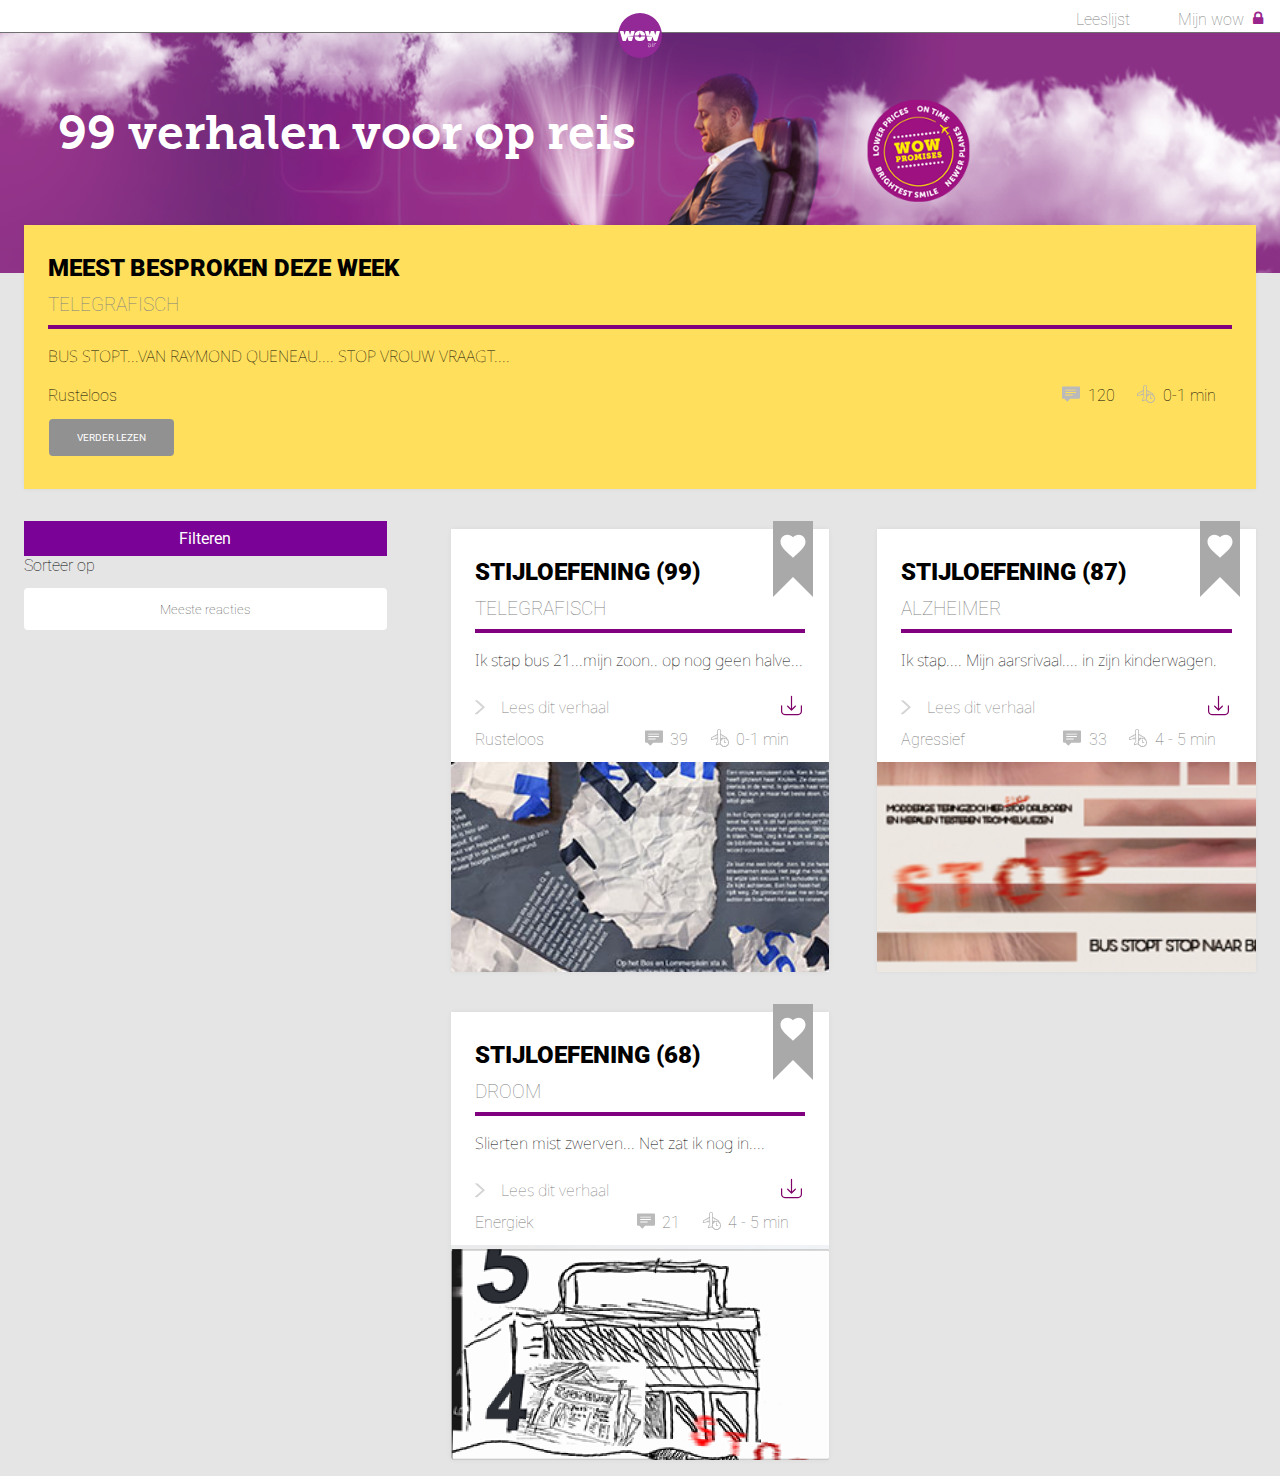
<file: WOWAIR_Demi_Vens 4/index.html>
<!DOCTYPE html>
<html lang="nl">

<head>
    <title>Demi Vens | WOW A!R verhalenwebsite</title>
    <meta charset="UTF-8">
    <link rel="stylesheet" href="css/style.css" />
    <link href="https://fonts.googleapis.com/icon?family=Material+Icons" rel="stylesheet">
    <link href="https://fonts.googleapis.com/css?family=Roboto:100,300,400,500,700,900" rel="stylesheet">
    <script src="https://code.jquery.com/jquery-3.3.1.min.js" integrity="sha256-FgpCb/KJQlLNfOu91ta32o/NMZxltwRo8QtmkMRdAu8=" crossorigin="anonymous"></script>
    <link href="https://maxcdn.bootstrapcdn.com/font-awesome/4.7.0/css/font-awesome.min.css" rel='stylesheet'>
    <meta name="viewport" content="witdth=device-width, initial-scale=1">
</head>

<body>
    <header>
        <div>
            <nav>
                <ul>
                    <li>
                        <a href="index.html">
                            <img src="img/logo.svg">
                        </a>
                    </li>

                    <li>
                        <a href="leeslijst.html">
                            <img src="img/lKlein.svg" alt="laden" class="laden">
                            <img src="img/eKlein.svg" alt="error" class="error">
                            <img src="img/cKlein.svg" alt="succes" class="succes">
                            <span id="mijn">Leeslijst</span>
                        </a>
                        <li><a href="verhaal.html"><span class="wowair">Mijn wow</span>
                        <i class="fa fa-lock"></i></a></li>
                    </li>
                 
                    </ul>
                </nav>
            </div>
            <section>
                <h1>99 verhalen voor op reis</h1>
            </section>
            <article>
             

                <h2>Meest besproken deze week</h2>
                <!-- De meest besproken verhalen geel -->
                <h3>Telegrafisch</h3>
                <p>
                    BUS STOPT...VAN RAYMOND QUENEAU.... STOP VROUW VRAAGT....
                </p>


                <footer>
                    <form action="verhaal.html">

                        <ul>
                            <li>Rusteloos</li>
                            <li>120</li>
                            <li>0-1 min</li>
                        </ul>

                        <input type="submit" value="Verder lezen" />

                    </form>

                    
                </footer>
                <img src="img/artikel.jpg" alt="Verhaal rusteloos" />

            </article>
        </header>

        <main class="grid-container"> <!-- Grid wordt nu toegepast.-->
            <aside>
                <section>
                    <button>
                        X
                    </button> <!-- Filter wordt nu toegepast met een overlay.-->
                    <h3> Zoek een bijpassend verhaal</h3>

                    <h4>Categorieen</h4>

                    <details>

                        <summary>Genre</summary>
                        <ul>
                            <li>
                                <input type="checkbox" id="Avontuur" value="1">
                                <label for="Avontuur">Avontuur (13)</label>
                            </li>
                            <li>
                                <input type="checkbox" id="Agressief" value="2">
                                <label for="Agressief">Agressief (9)</label>
                            </li>
                            <li>
                                <input type="checkbox" id="Chaos" value="3">
                                <label for="Chaos">Chaotisch (3)</label>
                            </li>
                            <li>
                                <input type="checkbox" id="Druk" value="4">
                                <label for="Druk">Druk (4)</label>
                            </li>
                            <li>
                                <input type="checkbox" id="Formeel' value="5">
                                <label for="Formeel">Formeel (9)</label>
                            </li>
                            <li>
                                <input type="checkbox" id="Grappig" value="6">
                                <label for="Grappig">Grappig (8)</label>
                            </li>
                            <li>
                                <input type="checkbox" id="Humeurig" value="7">
                                <label for="fictie">Rusteloos (1)</label>
                            </li>
                            <li>
                                <input type="checkbox" id="fictie" value="9">
                                <label for="fictie">Fictie (21)</label>
                            </li>
                        </ul>
  
                        
                    </details>
                    <form action="#">
                        <fieldset>
                            <legend>Leestijd <span>in minuten</span></legend>
                         
                            <input type="checkbox" id="eerste">
                            <label for="eerste">0 - 2 </label>
                            <input type="checkbox" id="tweede">
                            <label for="tweede">2 - 4 </label>
                            <input type="checkbox" id="derde">
                            <label for="derde">4 - 6 </label>
                            <input type="checkbox" id="derde">
                            <label for="derde">6 - 8 </label>
                           
                         

                        </fieldset>

                    </form>
                    <div>
                        <ul>
                            <li><a href="index.html" alt="gegevens verwijderen"> Verwijderen </a></li>
                        </ul>
                        <button>  Gewenste resultaten </button>
                    </div>

                </section>
                <form>
                    <button name="filter" type="button">Filteren</button>
                    <label>
                        Sorteer op
                        <select>
                            <option>Meeste reacties</option>
                            <option>Meeste recente</option>
                            <option>Meeste gelezen</option>
                        </select>
                    </label>
                </form>
            </aside> 

            <section> <!-- Artikel 2-->
                <article>
                    <div>

                     <svg xmlns="http://www.w3.org/2000/svg" viewBox="0 0 24 24">
                        <path d="M12 21.35l-1.45-1.32c-5.15-4.67-8.55-7.75-8.55-11.53 0-3.08 2.42-5.5 5.5-5.5 1.74 0 3.41.81 4.5 2.09 1.09-1.28 2.76-2.09 4.5-2.09 3.08 0 5.5 2.42 5.5 5.5 0 3.78-3.4 6.86-8.55 11.54l-1.45 1.31z"/>



                        <div>..</div>
                        <div class="hurray">Je hebt het verhaal geliked</div>

                    </div>
                    <h2>Stijloefening (99)</h2>
                    <h3>Telegrafisch</h3>
                    <p>
                        Ik stap bus 21...mijn zoon.. op nog geen halve...

                    </p>

                    <ul>
                        <li>
                            <a href="login.html"> Lees dit verhaal</a>
                        </li>
                         <li class="download_knop">
                    <img src="img/download.svg" alt="download" class="download is-actief">
                    <img src="img/d_check.svg" alt="succes" class="succes">
                    <img src="img/de_fail.svg" alt="error" class="error">
                    <img src="img/dn.svg" alt="laden" class="laden">
                </li>
                    </ul>


                    <footer>


                        <ul>
                            <li>Rusteloos</li>
                            <li>39 </li>
                            <li>0-1 min</li>
                        </ul>


                    </footer>
                    <img src="img/artikel5.jpg" alt="Verhaal rusteloos" />
                </article>

                <article>
                    <div>

                     <svg xmlns="http://www.w3.org/2000/svg" viewBox="0 0 24 24">
                        <path d="M12 21.35l-1.45-1.32c-5.15-4.67-8.55-7.75-8.55-11.53 0-3.08 2.42-5.5 5.5-5.5 1.74 0 3.41.81 4.5 2.09 1.09-1.28 2.76-2.09 4.5-2.09 3.08 0 5.5 2.42 5.5 5.5 0 3.78-3.4 6.86-8.55 11.54l-1.45 1.31z"/>



                        <div>..</div>
                        <div class="hurray">Je hebt het verhaal geliked</div>

                    </div>
                    <h2>Stijloefening (87)</h2>
                    <h3>Alzheimer</h3>
                    <p>
                       Ik stap.... Mijn aarsrivaal.... in zijn kinderwagen. 
                   </p>
                   <ul>
                    <li>
                        <a href="login.html"> Lees dit verhaal</a>
                    </li>
                     <li class="download_knop">
                    <img src="img/download.svg" alt="download" class="download is-actief">
                    <img src="img/d_check.svg" alt="succes" class="succes">
                    <img src="img/de_fail.svg" alt="error" class="error">
                    <img src="img/dn.svg" alt="laden" class="laden">
                </li>
                </ul>
                
                <footer>

                    <ul>
                        <li>Agressief</li>
                        <li>33 </li>
                        <li>4 - 5  min</li>
                    </ul>


                </footer>
                <img src="img/artikel1.jpg" alt="Verhaal van Agressief"/>
            </article>

            <article>
                <div>

                 <svg xmlns="http://www.w3.org/2000/svg" viewBox="0 0 24 24">
                    <path d="M12 21.35l-1.45-1.32c-5.15-4.67-8.55-7.75-8.55-11.53 0-3.08 2.42-5.5 5.5-5.5 1.74 0 3.41.81 4.5 2.09 1.09-1.28 2.76-2.09 4.5-2.09 3.08 0 5.5 2.42 5.5 5.5 0 3.78-3.4 6.86-8.55 11.54l-1.45 1.31z"/>



                    <div>..</div>
                    <div class="hurray">Je hebt het verhaal geliked</div>

                </div>

                <h2>Stijloefening (68)</h2>
                <h3>Droom</h3>
                <p>
                   Slierten mist zwerven... Net zat ik nog in....
               </p>
               <ul>
                <li>
                    <a href="login.html"> Lees dit verhaal</a>
                </li>
                 <li class="download_knop">
                    <img src="img/download.svg" alt="download" class="download is-actief">
                    <img src="img/d_check.svg" alt="succes" class="succes">
                    <img src="img/de_fail.svg" alt="error" class="error">
                    <img src="img/dn.svg" alt="laden" class="laden">
                </li>
            </ul>
            <footer>


                <ul>
                    <li>Energiek</li>
                    <li>21 </li>
                    <li>4 - 5  min</li>
                </ul>

            </footer>
            <img src="img/stop.jpg" alt="verhaal van droom" />


        </article>
    </section>
</main>

<script src="js/script.js"></script>
</body>

</html>
</file>
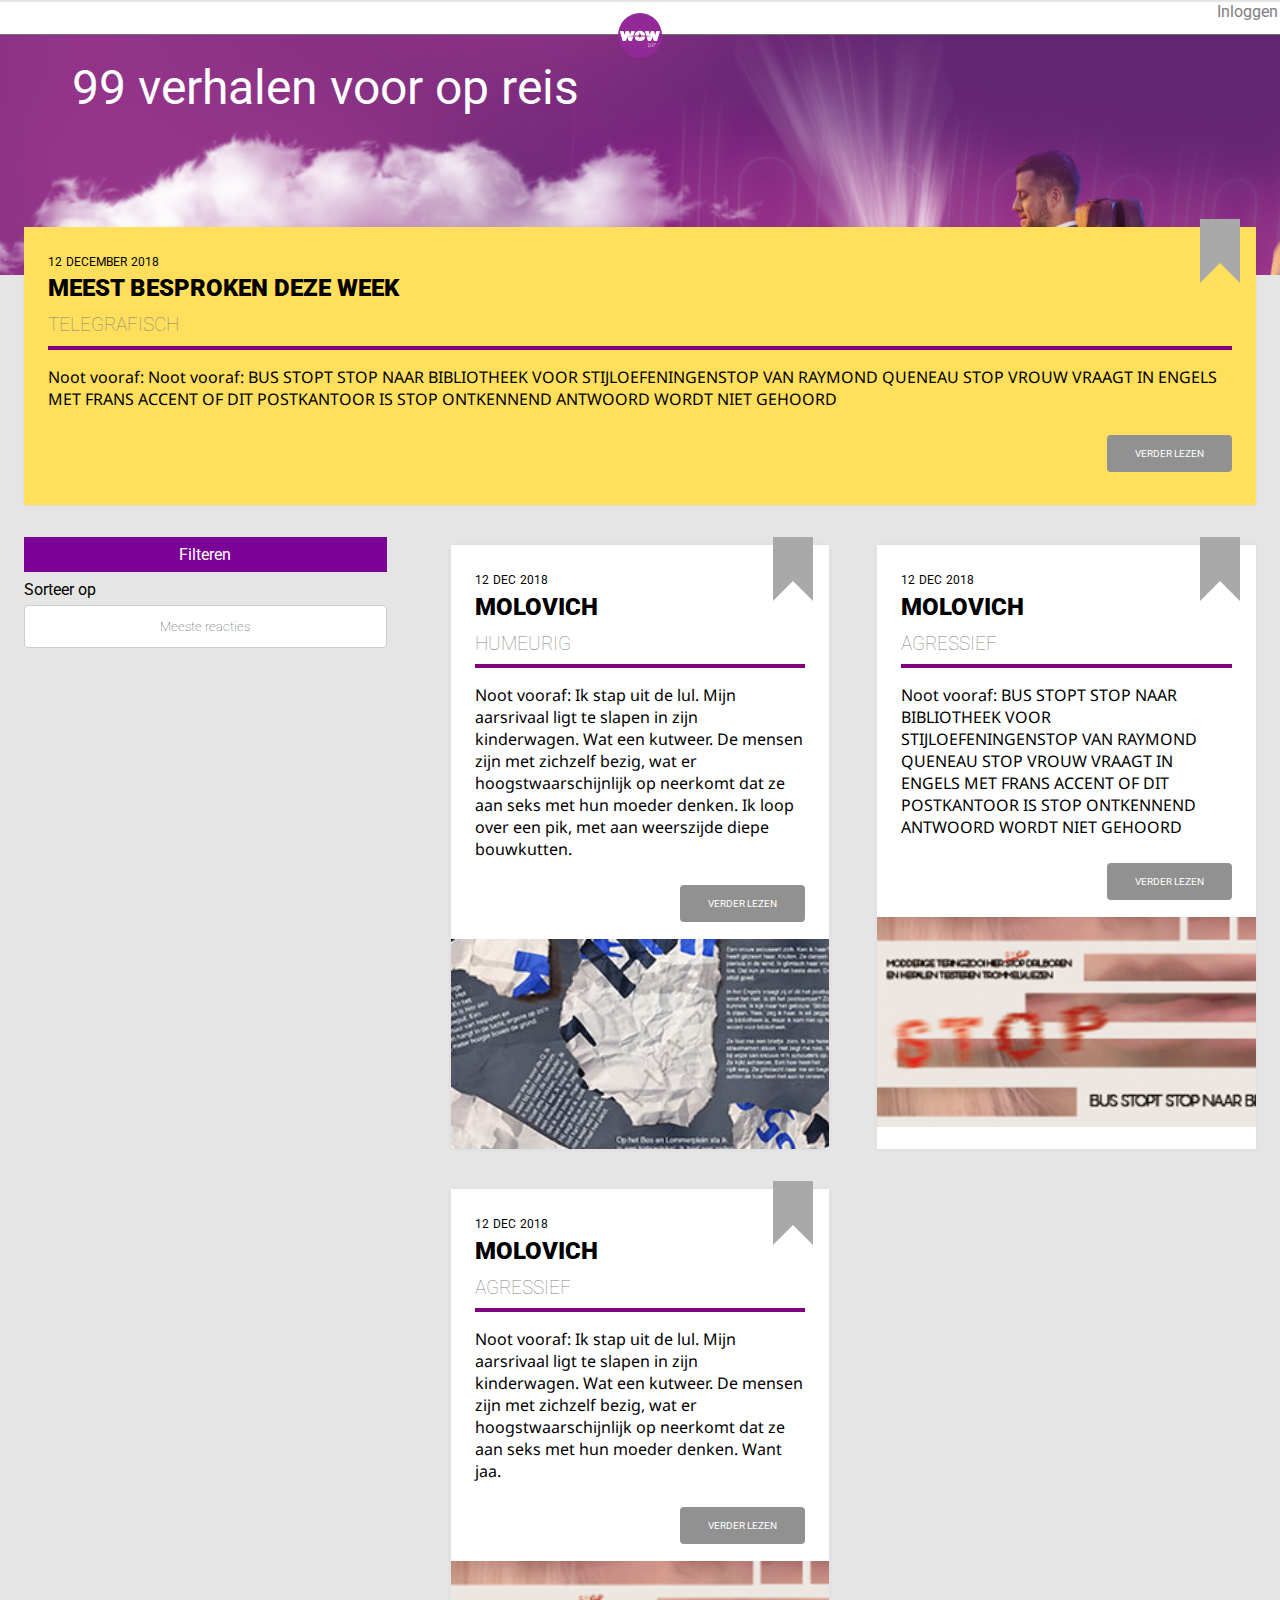
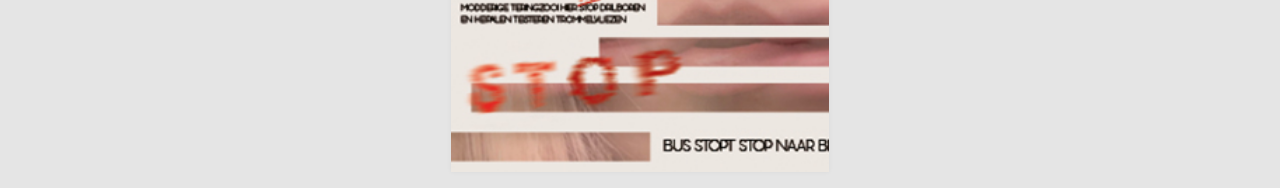
<file: WOWAIR_Demi_Vens/index.html>
<!DOCTYPE html>
<html lang="nl">

<head>
    <title>Demi Vens | WOW A!R verhalenwebsite</title>
    <meta charset="UTF-8">
    <link rel="stylesheet" href="css/style.css" />
    <link href="https://fonts.googleapis.com/icon?family=Material+Icons" rel="stylesheet">
    <link href="https://fonts.googleapis.com/css?family=Roboto:100,300,400,500,700,900" rel="stylesheet">
    <script src="https://code.jquery.com/jquery-3.3.1.min.js" integrity="sha256-FgpCb/KJQlLNfOu91ta32o/NMZxltwRo8QtmkMRdAu8=" crossorigin="anonymous"></script>
    <meta name="viewport" content="witdth=device-width, initial-scale=1">
</head>

<body>
    <header>
        <nav>
            <a href="index.html">
                <img src="img/logo.svg" alt="logo van wow air">
            </a>
            <ul>
                <li>
                <a href="login.html" alt="Inloggen">Inloggen</a>
                </li>
            </ul>
        </nav>
        <section>
            <h1>99 verhalen voor op reis</h1>
        </section>
        <article>
            <div>
                <!-- ribbon -->
            </div>
            <span class="day">12</span>
            <span class="month">December</span>
            <span class="year">2018</span>
            <h2>Meest besproken deze week</h2>
            <!-- De meest besproken verhalen geel -->
            <h3>Telegrafisch</h3>
            <p>
                Noot vooraf: Noot vooraf: BUS STOPT STOP NAAR BIBLIOTHEEK VOOR STIJLOEFENINGENSTOP VAN RAYMOND QUENEAU STOP VROUW VRAAGT IN ENGELS MET FRANS ACCENT OF DIT POSTKANTOOR IS STOP ONTKENNEND ANTWOORD WORDT NIET GEHOORD
            </p>
            <footer>
                <form action="#">
                    <input type="submit" value="Verder lezen" />
                </form>
            </footer>
            <img src="img/artikel1.jpg" alt="Verhaal rusteloos" />
        </article>
    </header>

    <main class="grid-container"> <!-- Grid wordt nu toegepast.-->
        <aside>
            <section>
                <button>
                    X
                </button> <!-- Filter wordt nu toegepast met een overlay.-->
                <h3> Zoek een bijpassend verhaal</h3>
                <h4> Filters </h4>

                <h4>Categorieen</h4>

                <details>
                    <summary>Genre</summary>
                    <ul>
                        <li>
                            <input type="checkbox" value="cb1" />
                            <label for="cb1">Humeurig (2)</label>
                        </li>
                        <li>
                            <input type="checkbox" value="cb2" />
                            <label for="cb2">Humeurig (2)</label>
                        </li>
                        <li>
                            <input type="checkbox" value="cb1" />
                            <label for="cb1">Humeurig (2)</label>
                        </li>
                        <li>
                            <input type="checkbox" value="cb2" />
                            <label for="cb2">Humeurig (2)</label>
                        </li>
                        <li>
                            <input type="checkbox" value="cb1" />
                            <label for="cb1">Humeurig (2)</label>
                        </li>
                        <li>
                            <input type="checkbox" value="cb2" />
                            <label for="cb2">Humeurig (2)</label>
                        </li>
                        <li>
                            <input type="checkbox" value="cb1" />
                            <label for="cb1">Humeurig (2)</label>
                        </li>
                        <li>
                            <input type="checkbox" value="cb2" />
                            <label for="cb2">Humeurig (2)</label>
                        </li>
                    </ul>

                </details>
                <details>
                    <summary>Auteurs</summary>

                    <ul>
                        <li>
                            <input type="checkbox" value="cb1" />
                            <label for="cb1">Eric Lucassen</label>
                        </li>
                        <li>
                            <input type="checkbox" value="cb2" />
                            <label for="cb2">Molovich</label>
                        </li>
                    </ul>
                </details>

                <h4>Leestijd</h4>
                <form action="reisinfo.html" id="wow">
                    <fieldset>

                        <input type="radio" name="leestijd" id="0" value="0" checked>
                        <label class="leestijd" for="0">0</label>

                        <input type="radio" name="leestijd" id="+15" value="+15" checked>
                        <label class="leestijd" for="+2">+2</label>

                        <input type="radio" name="leestijd" id="+30" value="+30" checked>
                        <label class="leestijd" for="+3">+3</label>

                        <input type="radio" name="leestijd" id="+45" value="+45" checked>
                        <label class="leestijd" for="+4">+4</label>

                    </fieldset>
                </form>

                <div>
                    <ul>
                    <li><a href="index.html" alt="gegevens verwijderen"> Verwijderen </a></li>
                    </ul>
                    <button>  Gewenste resultaten </button>
                </div>

            </section>
                <form>
                    <button name="filter" type="button">Filteren</button>
                    <label>
                        Sorteer op
                        <select>
                            <option>Meeste reacties</option>
                            <option>Meeste likes</option>
                            <option>Meeste gelezen</option>
                        </select>
                    </label>
                </form>
        </aside>

        <section> <!-- Artikel 2-->
            <article>
                <div>
                    <!-- ribbon -->
                </div>
                <span class="day">12</span>
                <span class="month">Dec</span>
                <span class="year">2018</span>
                <h2>Molovich</h2>
                <h3>Humeurig</h3>
                <p>
                     Noot vooraf: Ik stap uit de lul. Mijn aarsrivaal ligt te slapen in zijn kinderwagen. Wat een kutweer. De mensen zijn met zichzelf bezig, wat er hoogstwaarschijnlijk op neerkomt dat ze aan seks met hun moeder denken. Ik loop over een pik, met aan weerszijde diepe bouwkutten. 
                </p>

                <footer>
                    <form action="login.html">
                        <input type="submit" value="Verder lezen" />
                    </form>
                </footer>
                <img src="img/artikel5.jpg" alt="Verhaal rusteloos" />
            </article>

               <article> <!-- Artikel 3-->
                <div>
                    <!-- ribbon -->
                </div>
                <span class="day">12</span>
                <span class="month">Dec</span>
                <span class="year">2018</span>
                <h2>Molovich</h2>
                <h3>Agressief</h3>
                <p>
                    Noot vooraf: BUS STOPT STOP NAAR BIBLIOTHEEK VOOR STIJLOEFENINGENSTOP VAN RAYMOND QUENEAU STOP VROUW VRAAGT IN ENGELS MET FRANS ACCENT OF DIT POSTKANTOOR IS STOP ONTKENNEND ANTWOORD WORDT NIET GEHOORD
                </p>

                <footer>
                    <form action="login.html">
                        <input type="submit" value="Verder lezen" />
                    </form>
                </footer>

                <img src="img/artikel1.jpg" alt="Verhaal rusteloos" />
            </article>
            
            <article> <!-- Artikel 3-->
                <div>
                    <!-- ribbon -->
                </div>
                <span class="day">12</span>
                <span class="month">Dec</span>
                <span class="year">2018</span>
                <h2>Molovich</h2>
                <h3>Agressief</h3>
                <p>
                    Noot vooraf: Ik stap uit de lul. Mijn aarsrivaal ligt te slapen in zijn kinderwagen. Wat een kutweer. De mensen zijn met zichzelf bezig, wat er hoogstwaarschijnlijk op neerkomt dat ze aan seks met hun moeder denken. Want jaa.
                </p>

                <footer>
                    <form action="login.html">
                        <input type="submit" value="Verder lezen" />
                    </form>
                </footer>

                <img src="img/artikel1.jpg" alt="Verhaal rusteloos" />
            </article>
        </section>
    </main>
 <script src="wow.js"></script>
</body>

</html>
</file>
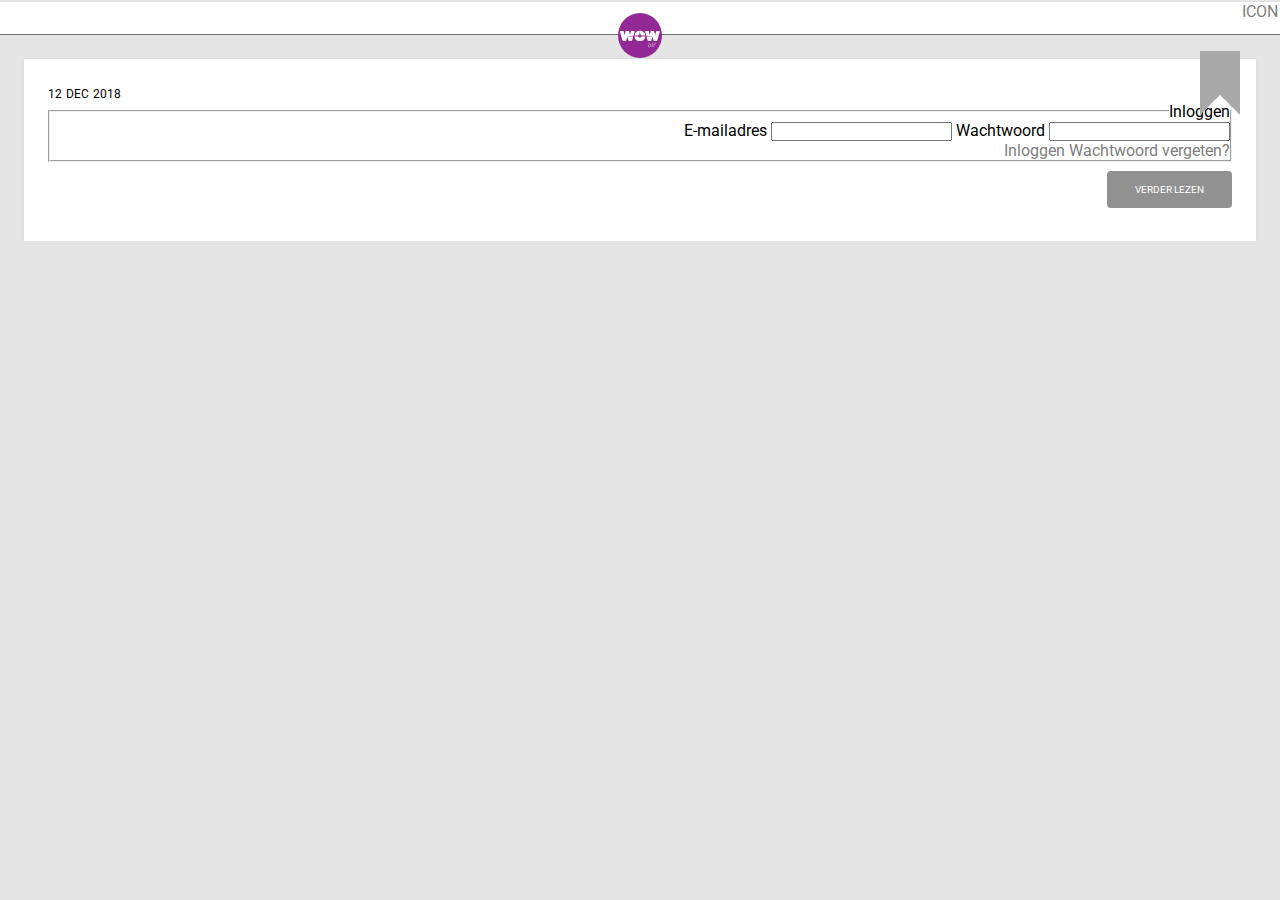
<file: WOWAIR_Demi_Vens/verhaal.html>
<!DOCTYPE html>
<html lang="nl">

<head>
    <title>Demi Vens | WOW A!R verhalenwebsite</title>
    <meta charset="UTF-8">
    <link rel="stylesheet" href="css/style.css" />
    <link href="https://fonts.googleapis.com/icon?family=Material+Icons"
      rel="stylesheet">
    <link href="https://fonts.googleapis.com/css?family=Roboto:100,300,400,500,700,900" rel="stylesheet">
    <script src="https://code.jquery.com/jquery-3.3.1.min.js" integrity="sha256-FgpCb/KJQlLNfOu91ta32o/NMZxltwRo8QtmkMRdAu8=" crossorigin="anonymous"></script>
</head>

<body>
    <header>
        <nav>
            <a href="index.html">
                <img src="img/logo.svg">
            </a>
            <ul>
            <a href="login.html">
                <li>ICON</li>
            </a>
            </ul>
        </nav>
    
    </header>
   <main>
        <section>
            <article>
                <div>
                    <!-- ribbon -->
                </div>
                <span class="day">12</span>
                <span class="month">Dec</span>
                <span class="year">2018</span>
                 <form action="" class="login">
                <fieldset>
                    <legend>Inloggen</legend>
                    <label for="email"> E-mailadres </label>
                    <input type="email" id="email" name="email" required>
                    <label for="password">Wachtwoord</label>
                    <input type="password" id="password" name="password" required>
                    <br>
                    <a id="inloggen" href="#">Inloggen</a>
                    <a id="vergeten" href="#">Wachtwoord vergeten?</a></button>
                </fieldset>
            </form>
                <footer>
                <form action="#">
                      <input type="submit" value="Verder lezen" />
                </form>
                </footer>
            
                 
            </article>
           
           
            
        </section>  
      </div>
   


</main>
       
    <script src="wow.js"></script>
</body>


</html>
</file>
<file: WOWAIR_Demi_Vens 4/css/style.css>
@import url('https://fonts.googleapis.com/css?family=Noto+Sans');
@font-face {
  src: url("../fonts/museo700.ttf");
  font-family: "museo700";
}

* {
  font-family: 'Roboto', sans-serif;
  margin: 0;
  padding: 0;
}

@font-face {
  src: url("../fonts/museo700.ttf");
  font-family: "museo700";
}

body {
  font-family: 'Roboto', sans-serif;
  background-color: #e5e5e5;
  font-weight: lighter;
}


/* filter, leesttijd styling */

input[type=radio] {
  display: inline-block;
  margin: 0.625rem;
}


/*  header styling */

header {
  color: white;
}

header section {
  background-color: purple;
  height: 12em;
  background-size: cover;
  background-image: url("../img/header3.png")
}



header nav {
  color: purple;
  background-color: white;
  text-align: center;
  border-bottom: 1px solid #707070;
  height: 2em;
}

header nav ul {
  text-align: right;
  list-style: none;
  margin-right: .6em;
}

header nav ul li {
  display: inline-block;
  padding: 7px;
  color: #797373;
}

header nav img {
  width: 2.8em;
  height: 2.8em;
  position: absolute;
  top: 0.8em;
  left: calc( 50% - 1.4em);
}

header section {
  padding: 3.5em;
}

header h1 {
  font-weight: normal;
  font-size: 3em;
  font-family: 'museo700';
}


/* micro interactie download in de nav */

nav ul li:not(:first-of-type) a img {
  width: 0.90em;
  height: 0.90em;
  position: relative;
  top: 0.1em;
  left: 5em;
}

nav ul li a img.laden {
  display: none;
}

nav ul li:not(:first-of-type) a img.error {
  display: none;
}

nav ul li:not(:first-of-type) a img.succes {
  display: none;
}

nav ul li:not(:first-of-type) a img.is-actief {
  display: block;
}

nav ul {
  list-style: none;
  display: flex;
  justify-content: flex-end;
  margin-left: auto;
}

nav ul li {
  padding-left: 0.1rem;
  margin-bottom: 7em;
}

nav ul li:first-child {
  justify-content: flex-start;
  margin-right: auto;
  padding: 0;
}

nav ul li a {
  display: flex;
  flex-direction: row;
  line-height: 1.67rem;
  color: #003082;
  transition: 0.3s;
}

header nav ul li:not(:first-child) a::before {
  content: "";
  background-repeat: no-repeat;
  background-position: -0.5rem 75%;
  background-size: 100%;
  width: 2em;
  height: 1.6em;
  transition: 0.2s;
}

header nav ul li:not(:first-child) a:hover::before {
  background-position: -0.1rem 75%;
}

.fa {
  margin-left: 0.59em;
  margin-top: 0.20em;
  color: #99258d;
  display: inline-block;
  font-family: 'museo700', sans-serif;
  font-size: 2em;
  text-rendering: auto;
  -webkit-font-smoothing: antialiased;
  -moz-osx-font-smoothing: grayscale;
  text-align: center;
}

main section article ul li:first-child {
  justify-content: flex-start;
  margin-right: auto;
  list-style: none;
}

main section article ul li a {
  padding-left: 1.625rem;
  background-repeat: no-repeat;
  background-position: -5% 58%;
  background-image: url('../img/arrow.svg');
  transition: 0.3s;
  line-height: 2.5rem;
  font-family: 'Noto Sans', sans-serif;
  font-size: 1em;
  font-weight: lighter;
}

main section article>ul li a:hover {
  background-position: 7% 78%;
  transition: 0.3s;
}

main section article>ul li a:active {
  color: #003082;
}

/*  MICROINTERACTIEEEEEEEEEEE. */

main section article>ul li.loadingState {
  max-width: 100%;
  background-color: #ffffff;
  padding: 2em 2em 1.25em;
}

main section article>ul {
  display: flex;
  flex-direction: row;
  justify-content: flex-end;
  list-style: none;
}

main section article>ul li:first-child {
  justify-content: flex-start;
  margin-right: auto;
}

main section article>ul li img {
  width: 1.3rem;
}

main section article>ul li a:hover {
  background-position: -8% 58%;
}

main section article>ul li a:active {
  color: #003082;
}

main section:nth-of-type(2) article>ul li img {
  width: 1.3rem;
}

main section article>ul li img.download {
  display: none;
}

@keyframes draaien {
  0% {
    transform: rotate(0);
  }
  100% {
    transform: rotate(360deg);
  }
}

main section article>ul li img.succes {
  display: none;
}

main section article>ul li img.error {
  display: none;
}

main section article>ul li img.laden {
  display: none;
  animation: draaien infinite 2s;
}

main section article>ul li img.is-actief {
  display: block;
}

main section form fieldset {
  border: 0;
}


header nav img {
  width: 2.8em;
  height: 2.8em;
  position: absolute;
  top: 0.8em;
  left: calc( 50% - 1.4em);
}

header section {
  padding: 1.5em;
}

header h1 {
  width: 50%;
  font-weight: normal;
  font-size: 2em;
}


/*alle linkjes styling */

a {
  text-decoration: none;
}

a:link {
  color: grey;
}

a:visited {
  color: black;
}

a:link {
  color: grey;
}

a:active {
  color: #404040;
}

a:hover {
  color: purple;
}


/* eindig header*/

select {
  background-color: white;
  border: none;
  color: #404040;
  padding: 5px;
  padding-left: 10px;
  width: 50%;
  font-weight: lighter;
  -webkit-appearance: none;
}

form {
  display: block;
}

main section form fieldset label {
  width: 65%;
  text-align: center;
  padding: 0.8rem 0 0.5rem;
}

main section form fieldset div {
  display: flex;
  flex-direction: row;
}

fieldset legend {
  padding-top: 1em;
  font-size: 1rem;
  margin: 0 0 0.8rem;
}


/*button in het artikel */

article input[type="submit"] {
  background-color: #919191;
  color: #fff;
  padding: 13px 28px;
  text-decoration: none;
  margin: 9px 0.5px;
  font-size: 0.6em;
  text-transform: uppercase;
}

article input[type=submit]:hover {
  background-color: #6A6464;
}

.grid-container aside section {
  display: none;
  position: fixed;
  padding: 1em;
  top: 0;
  left: 0;
  bottom: 5.6em;
  background-color: white;
  z-index: 1;
}

aside div {
  left: 0;
  right: 0;
  bottom: 0;
  padding: 1em;
  position: absolute;
  display: grid;
  grid-template-columns: 50% calc(50% - 10px);
  text-align: center;
}


/* pakt de tweede button , in de filter (gewenste resultaten) */

aside button:nth-child(2n) {
  background-color: #680280;
  color: white;
  border: 0;
  padding: 0.5em;
  border-radius: .25em;
}


/* filter button op de overzichtspagina */

aside>form button[name=filter] {
  background-color: #7A0296;
  width: 100%;
  color: white;
  font-size: 1em;
  padding: 0.5em;
  border: 0;
  margin-bottom: 0.5em;
}


/* filter button als je er overheen scrolt*/

aside>form button[name=filter]:hover {
  background-color: #9604B9;
}

aside section li {
  list-style-type: none;
}

input[type=text],
select,
textarea {
  width: 100%;
  /* Full width */
  padding: 12px;
  /* Some padding */
  border: 1px solid #ccc;
  /* Gray border */
  border-radius: 4px;
  /* Rounded borders */
  box-sizing: border-box;
  /* Make sure that padding and width stays in place */
  margin-top: 6px;
  /* Add a top margin */
  margin-bottom: 16px;
  /* Bottom margin */
  resize: vertical/* Allow the user to vertically resize the textarea (not horizontally) */
}

article {
  background-color: white;
  margin: 1.5em 1.5em 1em 1.5em;
  position: relative;
  padding: 1.5em;
  box-shadow: 0 0 5px 0 rgba(0, 0, 0, .05);
}


/* main grid */

main section {
  grid-area: main;
}

article img {
  margin: 0.5em -1.5em -1.5em;
  display: block;
  width: calc(100% + 3em);
}

aside {
  grid-area: sd;
}

aside>form {
  margin: 1em 1.5em;
}

article h2,
article h3 {
  text-transform: uppercase;
}

article h2 {
  margin-right: 2em;
  padding-bottom: 0.5em;
  padding-top: 0.2em;
  font-weight: 900;
}

article h3 {
  color: gray;
  border-bottom: 4px solid purple;
  padding-bottom: 0.5em;
  font-weight: lighter;
}

article>div:first-child {
  position: absolute;
  right: 1em;
  top: -0.5em;
  text-align: center;
  display: block;
  width: 40px;
  height: 50px;
  background: darkgray;
}

section article div svg:last-of-type {
  margin-top: 10px;
  height: 30px;
  fill: #FFF;
}

section article div svg:first-of-type {
  margin-top: 10px;
  height: 30px;
  fill: #fff;
}

section article div svg.heartred:first-of-type {
  margin-top: 10px;
  height: 30px;
  fill: #fff;
}

section article div svg div.hurray {
  margin-top: 10px;
  height: 30px;
  fill: #fff;
}

.hurray+svg+div+div {
  display: block;
}

article div svg+.message+div {
  display: block;
}

article div svg~div {
  display: none;
  fill: #fff;
  transition: 0.3sec;
}

article div .message+div {
  display: block;
  background-color: darkgrey;
  color: white;
}

article div .hurray {
  display: none;
  background-color: darkgrey;
  color: white;
  font-size: 0.7em;
}

.hurray+div+div {
  display: block;
}

article>div:first-child::after {
  content: "";
  display: block;
  position: relative;
  top: 0;
  width: 0;
  height: 1;
  border-width: 12px 20px 20px 20px;
  border-style: solid;
  border-color: darkgray darkgray transparent darkgray;
}

svg {
  transition: transform .1s;
  /* Animation */
  z-index: 33333;
}

svg:hover {
  transform: scale(1.5);
  /* (150% zoom - Note: if the zoom is too large, it will go outside of the viewport) */
  fill: rgb(220, 72, 127);
}

header article {
  background-color: #FFDF5C;
  color: black;
  margin-top: -3em;
}

article p {
  margin: 1em 0;
  font-family: 'Noto Sans', sans-serif;
  min-width: 20em;
}

aside>form input[type=submit] {
  width: 100%;
  color: white;
  font-size: 1em;
  padding: 0.5em;
  border: 0;
  margin-bottom: 0.5em;
}

aside section ul {
  position: relative;
  color: lightgrey;
  padding-top: 0.6em;
}

aside section li {
  padding-top: 0.2em;
}

aside h3 {
  padding-top: 0.8em;
  padding-left: 0.3em;
}

aside h4 {
  padding-top: 0.8em;
  padding-left: 0.3em;
  font-weight: lighter;
  font-size: 1em;
}

aside ul {
  padding-right: 1em;
}


/* OVERLAY FILTER ZORGT ER VOOR DAT HET SOEPEL LOOPT ( ANIMATIE) */

details {
  padding-left: 0.8em;
  padding-top: 0.3em;
}

details summary {
  color: grey;
  font-weight: 400;
  font-size: 1em;
  transition: width 2s;
}

details[open] summary~* {
  animation: fadeIn .5s ease-in-out;
}

@keyframes fadeIn {
  0% {
    opacity: 0;
    transform: translateY(-1.25em);
  }
  100% {
    opacity: 1;
    transform: translateY(0);
  }
}


/*Transform verplaast de content van details een beetje omhoog, transform zorgt dat het animeert.*/

.grid-container1 section article:first-child {
  background-color: #FFDF5C;
}


/* OPMAAK VAN LOGIN PAGINA */

.grid-container2 section article:first-child {
  background-color: #FFDF5C;
}


/* FORM REACTIE PLAATSEN */

input[type=text],
select,
textarea {
  width: 100%;
  /* Full width */
  padding: 1em;
  /* Some padding */
  border: 1px solid #ccc;
  /* Gray border */
  border-radius: 4px;
  /* Rounded borders */
  box-sizing: border-box;
  /* Make sure that padding and width stays in place */
  margin-top: 6px;
  /* Add a top margin */
  margin-bottom: 16px;
  /* Bottom margin */
  margin-right: 1em;
  text-align: left;
}

input[type=submit] {
  background-color: #4CAF50;
  color: white;
  border: none;
  border-radius: 4px;
  cursor: pointer;
}

#subject {
  height: 200px;
}

footer ul {
  list-style: none;
  display: flex;
  justify-content: flex-end;
  margin-left: auto;
}

footer ul li {
  display: flex;
  flex-direction: row;
  font-size: 1em;
  font-family: 'Roboto', sans-serif;
  font-weight: lighter;
  line-height: 1.67rem;
  color: #797979;
}

footer ul li:first-child {
  justify-content: flex-start;
  margin-right: auto;
}

footer ul li a img {
  margin: -0.25rem 0 0;
}

main section article :nth-of-type(2) footer ul li:first-child {
  justify-content: flex-start;
  margin: 0 auto 0 0;
}

main section article:nth-of-type(1) footer ul li:not(:first-child)::before {
  content: "";
  background-repeat: no-repeat;
  background-position: 0.4rem 0.1rem;
  background-size: 55%;
  width: 2rem;
  height: 1.6rem;
}

main section article:nth-of-type(2) footer ul li:nth-child(2)::before {
  background-image: url(../img/comment2.svg);
}

main section article:nth-of-type(2) footer ul li:nth-child(3)::before {
  background-image: url(../img/clock1.svg);
}

main section article:nth-of-type(2) footer ul li:not(:first-child)::before {
  content: "";
  background-repeat: no-repeat;
  background-position: 0.4rem 0.1rem;
  background-size: 55%;
  width: 2rem;
  height: 1.6rem;
}

main section article footer ul li {
  margin-right: 1rem;
}

main section article:nth-of-type(3) footer ul li:nth-child(2)::before {
  background-image: url(../img/comment2.svg);
}

main section article:nth-of-type(3) footer ul li:nth-child(3)::before {
  background-image: url(../img/clock1.svg);
}

main section article:nth-of-type(3) footer ul li:not(:first-child)::before {
  content: "";
  background-repeat: no-repeat;
  background-position: 0.4rem 0.1rem;
  background-size: 55%;
  width: 2rem;
  height: 1.6rem;
}

main section article:nth-of-type(1) footer ul li:nth-child(2)::before {
  background-image: url(../img/comment2.svg);
}

main section article:nth-of-type(1) footer ul li:nth-child(3)::before {
  background-image: url(../img/clock1.svg);
}

header article:nth-of-type(1) footer ul li:nth-child(2)::before {
  background-image: url(../img/comment2.svg);
}

header article:nth-of-type(1) footer ul li:nth-child(3)::before {
  background-image: url(../img/clock1.svg);
}

header article:nth-of-type(1) footer ul li:not(:first-child)::before {
  content: "";
  background-repeat: no-repeat;
  background-position: 0.4rem 0.1rem;
  background-size: 55%;
  width: 2rem;
  height: 1.6rem;
}

header article footer ul li {
  margin-right: 1rem;
  color: black;
}


/*bron : https://www.w3schools.com/howto/howto_css_contact_form.asp*/


/* --------------------------MOBIEL 1 PAGINA ----------------------- */

@media (min-width:20.25em) {
  .grid-container {
    display: grid;
    grid-gap: 1em;
    grid-template-columns: repeat(9, 1fr);
    grid-template-areas: "sd sd sd sd sd sd sd sd sd" "main main main main main main main main main"
  }
  /*-------------- OP MAAK OVERZICHTSPAGINA -----------------*/
  .grid-container section {
    display: grid;
    grid-template-columns: 1fr;
  }
  header h1 {
    font-weight: normal;
    font-size: 1.8em;
    font-family: 'museo700';
    padding-top: 1em;
  }
  article p {
    font-size: 0.8em;
  }
  a {
    font-size: 0.8em;
  }
  body>footer {
    background-color: purple;
    color: white;
    text-align: center;
    padding: 2em;
    font-family: "museo700", sans-serif;
  }
  /*-------------- OP MAAK VERHALEN PAGINA -----------------*/
  .grid-container1 {
    display: grid;
    grid-gap: 1em;
    grid-template-columns: repeat(9, 1fr);
    grid-template-areas: "sd sd sd sd sd sd sd sd sd" "main main main main main main main main main"
  }
  .grid-container1 section {
    display: grid;
    grid-template-columns: 1fr;
  }
  .grid-container2 {
    display: grid;
    grid-template-columns: 1fr;
  }
  .img {
    background-color: white;
    display: inline-block;
    grid-template-columns: 1fr;
  }
  .imgbox img {
    max-width: 98%;
    max-height: 100%;
  }
  .img>img,
  .imgbox {
    max-width: 70%;
    max-height: 100%;
  }
  .img .imgbox img {
    max-width: 140%;
    max-height: 100%;
  }
  #text1 {
    max-width: 60%;
    max-height: 100%;
    position: absolute;
    top: 12%;
    right: 65%;
    margin-top: 7.5em;
    font-size: 0.6em;
    font-family: 'Noto Sans', sans-serif;
    color: #A0A0A0;
    text-align: right;
  }
  #text2 {
    position: relative;
    bottom: 18em;
    left: 8em;
    font-size: 0.6em;
    font-family: 'Noto Sans', sans-serif;
    color: #A0A0A0;
    transform: rotate(356deg);
    transform-origin: 20% 40%;
  }
  #text3 {
    max-width: 80%;
    max-height: 100%;
    position: absolute;
    top: 110%;
    right: 62%;
    margin-top: 7.5em;
    font-size: 0.6em;
    font-family: 'Noto Sans', sans-serif;
    color: #A0A0A0;
    text-align: right;
  }
  #text4 {
    max-width: 70%;
    max-height: 100%;
    position: absolute;
    top: 179%;
    right: 8%;
    margin-left: 26em;
    font-size: 0.6em;
    font-family: 'Noto Sans', sans-serif;
    color: #A0A0A0;
    text-align: left;
    transform: rotate(10deg);
    transform-origin: 20% 40%;
  }
  #text5 {
    max-width: 50%;
    max-height: 100%;
    position: absolute;
    top: 243%;
    right: 72%;
    margin-left: 26em;
    font-size: 0.6em;
    font-family: 'Noto Sans', sans-serif;
    color: #A0A0A0;
    text-align: right;
  }
  #text6 {
    max-width: 80%;
    max-height: 100%;
    position: absolute;
    top: 270%;
    right: 3%;
    margin-top: 7.5em;
    font-size: 0.6em;
    font-family: 'Noto Sans', sans-serif;
    color: #A0A0A0;
    transform: rotate(10deg);
    transform-origin: 20% 40%;
  }
  /* AUDIO VERHALEN PAGINA */
  audio {
    background-color: #95B9C7;
    display: none;
  }
  figure {
    margin-bottom: 2em;
    margin-right: 1px;
  }
  figure img {
    margin-left: 0.8em;
    margin-bottom: 150px;
  }
  select {
    text-align: center;
  }
  header footer img {
    display: none;
  }
  header nav ul li a span {
    position: relative;
    width: auto;
    margin-left: 0.1em;
  }
}


/* --------------------------tablet 2 KOLOMMEN SCHAALT---------------------- */

@media (min-width:40.25em) {
  .grid-container {
    display: grid;
    grid-gap: 1em;
    grid-template-columns: repeat(9, 1fr);
    grid-template-areas: "sd sd sd sd sd sd sd sd sd" "main main main main main main main main main"
  }
  input[type="text"],
  select,
  textarea {
    text-align: center;
  }
  .grid-container section {
    display: grid;
    grid-template-columns: 1fr 1fr;
  }
  .grid-container aside section {
    display: none;
    position: fixed;
    padding: 1em;
    top: 0;
    right: 7;
    bottom: 5.6em;
    background-color: white;
    z-index: 1;
    right: 60%;
  }
  article p {
    font-size: 1em;
    width: 20-40em;
  }
  a {
    font-size: 1em;
  }
  aside>form button[name=filter] {
    background-color: #7A0296;
    width: 100%;
    color: white;
    font-size: 1em;
    border: 0;
    margin-bottom: 0.5em;
  }
  aside section {
    display: none;
    position: fixed;
    top: 0;
    left: 0;
    right: 5px;
    bottom: 0;
    background-color: white;
  }
  aside>form button[name=filter] {
    background-color: #7A0296;
    width: 40%;
    color: white;
    font-size: 1em;
    border: 0;
    /* margin-bottom: 0.5em; */
    /* margin-left: 1em; */
    /* margin-right: 12em; */
    margin-right: 3.150em;
    margin-bottom: 0;
  }
  select {
    background-color: white;
    border: none;
    color: #404040;
    padding: 1em;
    padding-left: 10px;
    width: 40%;
    font-weight: lighter;
    -webkit-appearance: none;
  }
  /*-------------- ZORGT ERVOOR HET ARTIKEL WORDT GETOOND IN DE HEADER -----------------*/
  header article {
    display: visible;
  }
  /*-------------- ZORGT ERVOOR DAT DE IMG NIET WORDT GETOOND IN DE HEADER -----------------*/
  header article img {
    display: none;
  }
  header h1 {
    width: 50%;
    font-weight: normal;
    font-size: 1.8em;
    margin-top: 0;
  }
  /*-------------- OP MAAK VERHALEN PAGINA -----------------*/
  grid-container1 {
    display: grid;
    grid-gap: 1em;
    grid-template-columns: repeat(9, 1fr);
    grid-template-areas: "sd sd sd sd sd sd sd sd sd" "main main main main main main main main main"
  }
  .grid-container1 section {
    display: grid;
    grid-template-columns: 1fr 1fr;
  }
  .grid-container2 {
    display: grid;
    grid-template-columns: 1fr;
  }
  .img {
    background-color: white;
    display: inline-block;
    grid-template-columns: 1fr;
  }
  .imgbox img {
    max-width: 98%;
    max-height: 100%;
  }
  .img>img,
  .imgbox {
    max-width: 100%;
    max-height: 100%;
  }
  .img .imgbox img {
    max-width: 140%;
    max-height: 100%;
  }
  #text1 {
    max-width: 20%;
    max-height: 100%;
    position: absolute;
    top: 55%;
    right: 78%;
    margin-top: 7.5em;
    font-size: 1em;
    font-family: 'Noto Sans', sans-serif;
    font-color: #707070;
    text-align: right;
  }
  #text2 {
    position: relative;
    bottom: 12em;
    left: 3em;
    font-size: 1em;
    font-family: 'Noto Sans', sans-serif;
    font-color: #707070;
    transform: rotate(356deg);
    transform-origin: 20% 40%;
  }
  figure {
    display: block;
    margin-bottom: 2em;
    margin-left: 140px;
    margin-right: 1px;
  }
  figure img {
    margin-left: 0.8em;
    margin-bottom: 150px;
    width: 130%;
    max-height: 100%;
  }
  span.line {
    display: inline-block;
  }
  header h1 {
    top: 30%;
    font-size: 2.5em;
    min-width: 20em;
    margin-left: 1em;
    font-family: "museo700";
  }
}


/* --------------------------desktop schaalt mee 3 columns------------------------ */

@media (min-width:60em) {
  .grid-container {
    grid-template-areas: "sd sd sd main main main main main main main" "sd sd sd main main main main main main main"
  }
  aside section {
    position: relative;
  }
  article p {
    font-size: 1em;
    width: 20-40em;
  }
  .grid-container1 {
    grid-template-areas: "sd main main main main main main main main" "sd main main main main main main main main main"
  }
  grid-container {
    display: grid;
    grid-gap: 1em;
    grid-template-columns: repeat(, 1fr);
    grid-template-areas: "sd sd sd sd sd sd sd sd sd" "main main main main main main main main main"
  }
  .grid-container section {
    display: grid;
    grid-template-columns: 1fr 1fr;
  }
  aside section {
    position: relative;
  }
  /*-------------- OP MAAK VERHALEN PAGINA -----------------*/
  .grid-container1 {
    display: grid;
    grid-gap: 1em;
    grid-template-columns: repeat(9, 1fr);
    grid-template-areas: "sd sd sd sd sd sd sd sd sd" "main main main main main main main main main"
  }
  .grid-container1 section {
    display: grid;
    grid-template-columns: 1fr 1fr;
  }
  .grid-container aside section {
    display: none;
    position: fixed;
    padding: 1em;
    top: 0;
    right: 7;
    bottom: 5.6em;
    background-color: white;
    z-index: 1;
    right: 60%;
  }
  input[type="text"],
  select,
  textarea {
    text-align: center;
  }
  /*-------------- REACTIE PLAATSEN EN INFO WORDT IN 2 COLUMNS GEPLAATST -----------------*/
  .img {
    background-color: white;
    display: inline-block;
    grid-template-columns: 2fr;
  }
  .imgbox img {
    max-width: 98%;
    max-height: 100%;
  }
  .img>img,
  .imgbox {
    max-width: 45%;
    max-height: 100%;
    display: inline-block;
  }
  /*-------------- PAKT ALLE IMG UIT DE IMG BOX, HIERONDER WORDT HET AANGEPAST -----------------*/
  .img .imgbox img {
    max-width: 140%;
    max-height: 100%;
  }
  #text1 {
    max-width: 20%;
    max-height: 100%;
    position: absolute;
    top: 55%;
    right: 78%;
    margin-top: 7.5em;
    font-size: 1em;
    font-family: 'Noto Sans', sans-serif;
    font-color: #707070;
    text-align: right;
  }
  #text2 {
    position: relative;
    bottom: 12em;
    left: 3em;
    font-size: 1em;
    font-family: 'Noto Sans', sans-serif;
    font-color: #707070;
    transform: rotate(356deg);
    transform-origin: 20% 40%;
  }
  #text3 {
    max-width: 80%;
    max-height: 100%;
    position: absolute;
    top: 180%;
    right: 62%;
    margin-top: 7.5em;
    font-size: 0.6em;
    font-family: 'Noto Sans', sans-serif;
    color: #A0A0A0;
    text-align: right;
  }
  #text4 {
    max-width: 70%;
    max-height: 100%;
    position: absolute;
    top: 198%;
    right: 8%;
    margin-left: 26em;
    font-size: 0.6em;
    font-family: 'Noto Sans', sans-serif;
    color: #A0A0A0;
    text-align: left;
    transform: rotate(10deg);
    transform-origin: 20% 40%;
  }
  #text5 {
    max-width: 70%;
    max-height: 100%;
    position: absolute;
    top: 198%;
    right: 8%;
    margin-left: 26em;
    font-size: 0.6em;
    font-family: 'Noto Sans', sans-serif;
    color: #A0A0A0;
    text-align: left;
    transform: rotate(10deg);
    transform-origin: 20% 40%;
  }
  #text6 {
    max-width: 70%;
    max-height: 100%;
    position: absolute;
    top: 300%;
    right: 8%;
    margin-left: 26em;
    font-size: 0.6em;
    font-family: 'Noto Sans', sans-serif;
    color: #A0A0A0;
    text-align: left;
    transform: rotate(10deg);
    transform-origin: 20% 40%;
  }
  /*bron https://www.w3schools.com/cssref/tryit.asp?filename=trycss3_transform-origin*/
  #text3 {
    position: relative;
    right: 10em;
    bottom: 55em;
    font-size: 1em;
    font-family: 'Noto Sans', sans-serif;
    font-color: #707070;
    transform: rotate(356deg);
    transform-origin: 20% 40%;
  }
  /*https://www.w3schools.com/cssref/tryit.asp?filename=trycss3_transform-origin*/
  .devrouw {
    display: block;
    margin-bottom: 2em;
    margin-left: 140px;
    margin-right: 1px;
  }
  .devrouw img {
    margin-left: 0.8em;
    width: 130%;
    max-height: 100%;
  }
  .next {
    display: block;
    width: 88%;
    max-height: 100%;
    margin-left: 0.8em;
  }
  .next .scooter {
    display: inline-block;
    margin-left: 0.8em;
    width: 120%;
    max-height: 100%;
  }
  .next img.krant {
    display: block;
    margin-left: 0.8em;
    width: 120%;
    max-height: 100%;
  }
  .krant {
    margin-top: 100%;
    width: 68%;
    max-height: 100%;
    bottom: 49%;
  }
  .shop {
    position: relative;
    display: block;
    width: 80%;
    max-height: 100%;
    margin-left: 0.8em;
  }
  .schoenen {
    width: 78%;
    max-height: 100%;
    margin-left: 4.8em;
    top: 70%;
  }
  header article ul {
    list-style: none;
    display: flex;
    justify-content: flex-end;
    margin-left: auto;
  }
  header article ul li {
    display: flex;
    flex-direction: row;
    font-size: 1em;
    font-family: 'Roboto', sans-serif;
    font-weight: lighter;
    line-height: 1.67rem;
    color: #797979;
  }
  header article li:first-child {
    justify-content: flex-start;
    margin-right: auto;
  }
  header article ul li a img {
    margin: -0.25rem 0 0;
  }
  aside>form button[name=filter] {
    background-color: #7A0296;
    width: 100%;
    color: white;
    font-size: 1em;
    border: 0;
    /* margin-bottom: 0.5em; */
    /* margin-left: 1em; */
    /* margin-right: 12em; */
    margin-right: 3.150em;
  }
  input[type=text],
  select,
  textarea {
    width: 100%;
    /* Full width */
    padding: 12px;
    /* Some padding */
    border: 1px solid #ccc;
    /* Gray border */
    border-radius: 4px;
    /* Rounded borders */
    box-sizing: border-box;
    /* Make sure that padding and width stays in place */
    margin-top: 6px;
    /* Add a top margin */
    margin-bottom: 16px;
    /* Bottom margin */
    resize: vertical/* Allow the user to vertically resize the textarea (not horizontally) */
  }
  select {
    background-color: white;
    border: none;
    color: #404040;
    padding: 1em;
    justify-content: center;
    width: 100%;
    font-weight: lighter;
    -webkit-appearance: none;
    margin-top: 1em;
  }
  select option {
    text-align: center;
  }
  header h1 {
    top: 30%;
    font-size: 3em;
    min-width: 20em;
    margin-left: 0.7em;
    font-family: "museo700";
  }
}
</file>
<file: WOWAIR_Demi_Vens/css/style.css>
@import url('https://fonts.googleapis.com/css?family=Noto+Sans');


* {
  font-family: 'Roboto', sans-serif;
  margin: 0;
  padding: 0;
}

body {
  font-family: Arial,Helvetica Neue,Helvetica,sans-serif; 
  background-color: #e5e5e5;
  min-width: 20-40em;
}

/* filter, leesttijd styling */
input[type=radio] {
    display: inline-block;
    margin: 0.625rem;
}

/*  header styling */

header {
  color: white;
}

header section {
  background-color: purple;
  height: 12em;
 
  background-size: cover;
   background-image: url("../img/header2.jpg") ;


}

header nav {
  color: purple;
  background-color: white;
  text-align: center;
  border-bottom: 1px solid #707070;
  height: 2em;
}

header nav ul { 

  text-align: right;
  list-style: none;
  margin: 0.1em;
  
  
}

header nav img {
  width: 2.8em;
  height: 2.8em;
  position: absolute;
  top: 0.8em;
  left: calc( 50% - 1.4em );

  
}

header section {
  padding: 1.5em;
}

header h1 {
  width: 50%;
  font-weight: normal;
  font-size: 2em;
}
/*alle linkjes styling */
a { 
  text-decoration: none;
   }

a:link {
  color: grey;
}

a:visited {
  color: black;
}

a:link {
  color: grey;
}

a:active {
  color: #404040;
}

a:hover {
  color: purple;
}

/* eindig header*/

select {
  
    background-color: white;
    border: none;
    color: #404040;
    padding: 5px;
    padding-left: 10px;
    width: 50%;
    font-weight: lighter;
   
    -webkit-appearance: none;
  
}
/*datum in het artikel */
.month {
      text-transform: uppercase;
      font-family: $open-sans;
    }
    .day,
    .month,
    .year {
      font-size: 12px;
      font-family: $open-sans;


    }

/*datum in het artikel */

article input[type=submit] {
  background-color: #919191;
  border:0;
  color: white;
  padding: 13px 28px;
  text-decoration: none;
  margin: 9px 0.5px;
  cursor: pointer;
  color: white;
  font-size: 0.6em;
  text-transform: uppercase;

}

article input[type=submit]:hover {
   background-color: #6A6464;
 }


.grid-container aside section {
  display: none;
  position: fixed;
  padding:1em;
  top: 0;
  left: 0;
  bottom:5.6em;
  background-color: white;
  z-index: 1;
}


aside div {
  left: 0;
  right: 0;
  bottom: 0;
  padding: 1em;
  position: absolute;
  display: grid;
  grid-template-columns: 50% calc(50% - 10px);
  text-align: center;
}


/* pakt de tweede button , in de filter (gewenste resultaten) */
aside button:nth-child(2n) {
  background-color:#680280 ;
  color:white;
  border: 0;
  padding: 0.5em;
  border-radius: .25em;
}

/* filter button op de overzichtspagina */

aside > form button[name=filter] {
  background-color: #7A0296;
  width: 100%;
  color: white;
  font-size: 1em;
  padding: 0.5em;
  border: 0;
  margin-bottom: 0.5em;
}

/* filter button als je er overheen scrolt*/
aside > form button[name=filter]:hover {
  background-color: #9604B9;
}
 
aside section li { 
  list-style-type: none;
}


 
article {
  background-color: white;
  margin: 1.5em 1.5em 1em 1.5em;
  position: relative;
  padding: 1.5em;
  box-shadow: 0 0 5px 0 rgba(0,0,0,.05);
  
}

/* main grid */

main section {
  grid-area: main;

}

article img {
  margin: 0.5em -1.5em -1.5em;
  display: block;
  width: calc(100% + 3em);

}

aside {
  grid-area: sd;

}

aside > form {
  margin: 1em 1.5em;
}

article h2, article h3 {
  text-transform: uppercase;
}

article h2 {
  margin-right: 2em;
  padding-bottom: 0.5em;
  padding-top: 0.2em;
  font-weight: 900;
}

article h3 {
  color: gray;
  border-bottom: 4px solid purple;
  padding-bottom: 0.5em;
  font-weight:lighter;
}

article div:first-child {
  position: absolute;
  right: 1em;
  top: -0.5em;
  text-align:center;
  display:block;
  width:40px;
  height:40px;
  background: darkgray;
}

article div:first-child:after {
  content:"";
  display:block;
  position:relative;
  top:32px;
  width:0;
  height:0;
  border-width:12px 20px 20px 20px;
  border-style:solid;
  border-color:darkgray darkgray transparent darkgray;
}

header article {
  background-color: #FFDF5C;
  color: black;
  margin-top: -3em;
}

article p {
  margin: 1em 0;
 font-family: 'Noto Sans', sans-serif;
}

article form {
  text-align: right;
}



aside > form input[type=submit] {
  width: 100%;
  color: white;
  font-size: 1em;
  padding: 0.5em;
  border: 0;
  margin-bottom: 0.5em;
}



aside section ul {
  position: relative;
  color:lightgrey;
  padding-top: 0.6em;
  
}

aside section li {
  padding-top: 0.2em;

}

aside h3 {
  padding-top: 0.8em;
  padding-left: 0.3em;

}

aside h4 {
  padding-top: 0.8em;
  padding-left: 0.3em;
  font-weight: lighter;
  font-size: 1em;

}

aside ul {
  padding-right: 1em;

} 

/* OVERLAY FILTER ZORGT ER VOOR DAT HET SOEPEL LOOPT ( ANIMATIE) */

details{
  padding-left: 0.8em;
  padding-top: 0.3em;
}

details summary {
  color: grey;
  font-weight: 400;
  font-size: 1em;
  transition: width 2s; 
}

details[open] summary ~ * {
  animation: fadeIn .5s ease-in-out;
}

@keyframes fadeIn {
  0% {
    opacity: 0;
    transform: translateY(-1.25em);
  }
  100% {
    opacity: 1;
    transform: translateY(0);
  }
}
/*Transform verplaast de content van details een beetje omhoog, transform zorgt dat het animeert.*/

 .grid-container1 section article:first-child{
    background-color: #FFDF5C;
  }


/* OPMAAK VAN LOGIN PAGINA */

.grid-container2 section article:first-child{
    background-color: #FFDF5C;
  }

/* FORM REACTIE PLAATSEN */

input[type=text], select, textarea {
  width: 100%; /* Full width */
  padding: 1em; /* Some padding */ 
  border: 1px solid #ccc; /* Gray border */
  border-radius: 4px; /* Rounded borders */
  box-sizing: border-box; /* Make sure that padding and width stays in place */
  margin-top: 6px; /* Add a top margin */
  margin-bottom: 16px; /* Bottom margin */
  margin-right: 1em;
  
  text-align:left;
}

input[type=submit] {
  background-color: #4CAF50;
  color: white;
  border: none;
  border-radius: 4px;
  cursor: pointer;
}

#subject {
  height:200px;
}

/*bron : https://www.w3schools.com/howto/howto_css_contact_form.asp*/

/* --------------------------MOBIEL 1 PAGINA ----------------------- */

@media (min-width:20.25em) {
  .grid-container {
    display: grid;
    grid-gap: 1em;
    grid-template-columns: repeat(9, 1fr);
    grid-template-areas:
       "sd sd sd sd sd sd sd sd sd"
       "main main main main main main main main main"
  }
  
  /*-------------- OP MAAK OVERZICHTSPAGINA -----------------*/
  .grid-container section {
    display: grid;
    grid-template-columns: 1fr;
  }
  

  article p {
    font-size: 0.8em;
    width: 20-40em;
  }

  a {
    font-size: 0.8em;

  }

  /*-------------- OP MAAK VERHALEN PAGINA -----------------*/

.grid-container1  {
    display: grid;
    grid-gap: 1em;
    grid-template-columns: repeat(9, 1fr);
    grid-template-areas:
       "sd sd sd sd sd sd sd sd sd"
       "main main main main main main main main main"
  }


 .grid-container1 section {
    display: grid;
    grid-template-columns: 1fr;
  }


.grid-container2{
  display: grid;
  grid-template-columns:1fr;
}



.img { 
    background-color:  white; 
    display: inline-block;
    grid-template-columns: 1fr;
   

}
  
  .imgbox img {
    max-width: 98%;
    max-height: 100%;
  }



  .img > img, .imgbox  {
    max-width:70%;
    max-height:100%;


  }
 
 .img .imgbox img {
  max-width:140%;
  max-height:100%;
}

 

 #text1 {
  max-width: 60%;
  max-height: 100%;
  position: absolute;
  top:12%;
  right: 65%;
  margin-top: 7.5em;
  font-size: 0.6em;
  font-family: 'Noto Sans', sans-serif;
  color: #A0A0A0;
  text-align: right;

 }

 #text2 {
  position: relative;
  bottom:18em;
  left: 8em;
  font-size: 0.6em;
  font-family: 'Noto Sans', sans-serif;
  color: #A0A0A0;
  -ms-transform: rotate(180deg); /* IE 9 */
  -ms-transform-origin: 40% 40%; /* IE 9 */
  -webkit-transform: rotate(180deg); /* Safari 3-8 */
  -webkit-transform-origin: 80% 40%; /* Safari 3-8 */
  transform: rotate(356deg);
  transform-origin: 20% 40%;
  

 }

 #text3 {
   max-width: 80%;
  max-height: 100%;
  position: absolute;
  top:110%;
  right: 62%;
  margin-top: 7.5em;
  font-size: 0.6em;
  font-family: 'Noto Sans', sans-serif;
  color: #A0A0A0;
  text-align: right;

 }

#text4 {
   max-width: 70%;
  max-height: 100%;
  position: absolute;
  top:179%;
  right: 8%;
  margin-left: 26em;
  font-size: 0.6em;
  font-family: 'Noto Sans', sans-serif;
  color: #A0A0A0;
  text-align: left;
  -ms-transform: rotate(90deg); /* IE 9 */
  -ms-transform-origin: 80% 40%; /* IE 9 */
  -webkit-transform: rotate(360deg); /* Safari 3-8 */
  -webkit-transform-origin: 80% 40%; /* Safari 3-8 */
  transform: rotate(10deg);
  transform-origin: 20% 40%;

 }

 #text5 {
  max-width: 50%;
  max-height: 100%;
  position: absolute;
  top:243%;
  right: 72%;
  margin-left: 26em;
  font-size: 0.6em;
  font-family: 'Noto Sans', sans-serif;
  color: #A0A0A0;
  text-align: right;


 }

 #text6 {

   max-width: 80%;
  max-height: 100%;
  position: absolute;
  top:270%;
  right: 3%;
  margin-top: 7.5em;
  font-size: 0.6em;
  font-family: 'Noto Sans', sans-serif;
  color: #A0A0A0;
  -ms-transform: rotate(180deg); /* IE 9 */
  -ms-transform-origin: 80% 40%; /* IE 9 */
  -webkit-transform: rotate(360deg); /* Safari 3-8 */
  -webkit-transform-origin: 80% 40%; /* Safari 3-8 */
  transform: rotate(10deg);
  transform-origin: 20% 40%;


 }

/* AUDIO VERHALEN PAGINA */
 audio {
    background-color: #95B9C7;
    display: none;
}

figure {
  margin-bottom:2em;
  margin-right: 1px;

}

figure img {
  margin-left: 0.8em;
  margin-bottom: 150px;

}

select {
   text-align: center;
}
header footer img {
  display: none;
}

}
/* --------------------------tablet 2 KOLOMMEN SCHAALT---------------------- */

@media (min-width:40.25em) {
  .grid-container {
    display: grid;
    grid-gap: 1em;
    grid-template-columns: repeat(9, 1fr);
    grid-template-areas:
       "sd sd sd sd sd sd sd sd sd"
       "main main main main main main main main main"
  }
  
  .grid-container section {
    display: grid;
    grid-template-columns: 1fr 1fr;
  }



  article p {
    font-size: 1em;
    width: 20-40em;
  }

  a {
    font-size: 1em;
    
  }


 
  aside section {
  display: none;
  position: fixed;
  top: 0;
  left: 0;
  right: 5;
  bottom: 0;
  background-color: white;
}
  
  aside > form input[type=submit] {
    width: 50%;
  }
/*-------------- ZORGT ERVOOR HET ARTIKEL WORDT GETOOND IN DE HEADER -----------------*/
header article {
  display: visible;
}
/*-------------- ZORGT ERVOOR DAT DE IMG NIET WORDT GETOOND IN DE HEADER -----------------*/
header article img {
  display: none;
}

/*-------------- OP MAAK VERHALEN PAGINA -----------------*/

grid-container1  {
    display: grid;
    grid-gap: 1em;
    grid-template-columns: repeat(9, 1fr);
    grid-template-areas:
       "sd sd sd sd sd sd sd sd sd"
       "main main main main main main main main main"
  }


 .grid-container1 section {
    display: grid;
    grid-template-columns: 1fr 1fr;

  }
  .grid-container2{
  display: grid;
  grid-template-columns:1fr;
}

.img { 
    background-color:  white; 
    display: inline-block;
    grid-template-columns: 1fr;


}
  
  .imgbox img {
    max-width: 98%;
    max-height: 100%;
  }



  .img > img, .imgbox  {
    max-width:100%;
    max-height:100%;


  }
 
 .img .imgbox img {
  max-width:140%;
  max-height:100%;
}

 

 #text1 {
  max-width: 20%;
  max-height: 100%;
  position: absolute;
  top:55%;
  right: 78%;
  margin-top: 7.5em;
  font-size: 1em;
  font-family: 'Noto Sans', sans-serif;
  font-color: #707070;
  text-align: right;

 }

 #text2 {
  position: relative;
  bottom:12em;
  left: 3em;
  font-size: 1em;
  font-family: 'Noto Sans', sans-serif;
  font-color: #707070;
  -ms-transform: rotate(180deg); /* IE 9 */
  -ms-transform-origin: 40% 40%; /* IE 9 */
  -webkit-transform: rotate(180deg); /* Safari 3-8 */
  -webkit-transform-origin: 80% 40%; /* Safari 3-8 */
  transform: rotate(356deg);
  transform-origin: 20% 40%;
  


 }

figure {
  display: block;
  margin-bottom:2em;
  margin-left: 140px;
  margin-right: 1px;

}

figure img {
  margin-left: 0.8em;
  margin-bottom: 150px;
  width: 130%;
  max-height:100%;
}
 
 span.line {
  display: inline-block;
}



}

/* --------------------------desktop schaalt mee 3 columns------------------------ */

@media (min-width:60em) {
  .grid-container {
     grid-template-areas:
       "sd sd sd main main main main main main main"
       "sd sd sd main main main main main main main"
  }

  aside section {
  position:relative;
}

header h1 { 
   
   top: 30%;
  font-size:3em;
  min-width: 20-40em;
  margin-left: 1em;
    
}

article p {
    font-size: 1em;
    width: 20-40em;
  }

.grid-container1 {
     grid-template-areas:
       "sd main main main main main main main main"
       "sd main main main main main main main main main"

  }

  grid-container {
    display: grid;
    grid-gap: 1em;
    grid-template-columns: repeat(9, 1fr);
    grid-template-areas:
       "sd sd sd sd sd sd sd sd sd"
       "main main main main main main main main main"
  }
  
  .grid-container section {
    display: grid;
    grid-template-columns: 1fr 1fr;
  }

  aside section {
  position:relative;
}


/*-------------- OP MAAK VERHALEN PAGINA -----------------*/
.grid-container1  {
    display: grid;
    grid-gap: 1em;
    grid-template-columns: repeat(9, 1fr);
    grid-template-areas:
       "sd sd sd sd sd sd sd sd sd"
       "main main main main main main main main main"
  }


 .grid-container1 section {
    display: grid;
    grid-template-columns: 1fr 1fr;
  }


/*-------------- REACTIE PLAATSEN EN INFO WORDT IN 2 COLUMNS GEPLAATST -----------------*/
 



  .img { 
    background-color:  white; 
    display: inline-block;
    grid-template-columns: 2fr;
  

}
  
  .imgbox img {
    max-width: 98%;
    max-height: 100%;
  }



  .img > img, .imgbox  {
    max-width:45%;
    max-height:100%;
    display: inline-block;


  }

  /*-------------- PAKT ALLE IMG UIT DE IMG BOX, HIERONDER WORDT HET AANGEPAST -----------------*/
 
 .img .imgbox img {
  max-width:140%;
  max-height:100%;
}

 

 #text1 {
  max-width: 20%;
  max-height: 100%;
  position: absolute;
  top:55%;
  right: 78%;
  margin-top: 7.5em;
  font-size: 1em;
  font-family: 'Noto Sans', sans-serif;
  font-color: #707070;
  text-align: right;

 }

 #text2 {
  position: relative;
  bottom:12em;
  left: 3em;
  font-size: 1em;
  font-family: 'Noto Sans', sans-serif;
  font-color: #707070;
  -ms-transform: rotate(180deg); /* IE 9 */
  -ms-transform-origin: 40% 40%; /* IE 9 */
  -webkit-transform: rotate(180deg); /* Safari 3-8 */
  -webkit-transform-origin: 80% 40%; /* Safari 3-8 */
  transform: rotate(356deg);
  transform-origin: 20% 40%;
  
 }

 #text3 {
   max-width: 80%;
  max-height: 100%;
  position: absolute;
  top:180%;
  right: 62%;
  margin-top: 7.5em;
  font-size: 0.6em;
  font-family: 'Noto Sans', sans-serif;
  color: #A0A0A0;
  text-align: right;

 }

#text4 {
   max-width: 70%;
  max-height: 100%;
  position: absolute;
  top:198%;
  right: 8%;
  margin-left: 26em;
  font-size: 0.6em;
  font-family: 'Noto Sans', sans-serif;
  color: #A0A0A0;
  text-align: left;
  -ms-transform: rotate(90deg); /* IE 9 */
  -ms-transform-origin: 80% 40%; /* IE 9 */
  -webkit-transform: rotate(360deg); /* Safari 3-8 */
  -webkit-transform-origin: 80% 40%; /* Safari 3-8 */
  transform: rotate(10deg);
  transform-origin: 20% 40%;

 }

 #text5 {
   max-width: 70%;
  max-height: 100%;
  position: absolute;
  top:198%;
  right: 8%;
  margin-left: 26em;
  font-size: 0.6em;
  font-family: 'Noto Sans', sans-serif;
  color: #A0A0A0;
  text-align: left;
  -ms-transform: rotate(90deg); /* IE 9 */
  -ms-transform-origin: 80% 40%; /* IE 9 */
  -webkit-transform: rotate(360deg); /* Safari 3-8 */
  -webkit-transform-origin: 80% 40%; /* Safari 3-8 */
  transform: rotate(10deg);
  transform-origin: 20% 40%;

 }

 #text6 {
   max-width: 70%;
  max-height: 100%;
  position: absolute;
  top:300%;
  right: 8%;
  margin-left: 26em;
  font-size: 0.6em;
  font-family: 'Noto Sans', sans-serif;
  color: #A0A0A0;
  text-align: left;
  -ms-transform: rotate(90deg); /* IE 9 */
  -ms-transform-origin: 80% 40%; /* IE 9 */
  -webkit-transform: rotate(360deg); /* Safari 3-8 */
  -webkit-transform-origin: 80% 40%; /* Safari 3-8 */
  transform: rotate(10deg);
  transform-origin: 20% 40%;

 }

 /*bron https://www.w3schools.com/cssref/tryit.asp?filename=trycss3_transform-origin*/

 #text3 {

  position: relative;
  right: 10em;
  bottom:55em;
  font-size: 1em;
  font-family: 'Noto Sans', sans-serif;
  font-color: #707070;
  -ms-transform: rotate(180deg); /* IE 9 */
  -ms-transform-origin: 40% 40%; /* IE 9 */
  -webkit-transform: rotate(180deg); /* Safari 3-8 */
  -webkit-transform-origin: 80% 40%; /* Safari 3-8 */
  transform: rotate(356deg);
  transform-origin: 20% 40%;
  
 }

 
 /*https://www.w3schools.com/cssref/tryit.asp?filename=trycss3_transform-origin*/

.devrouw{
  display: block;
  margin-bottom:2em;
  margin-left: 140px;
  margin-right: 1px;

}

.devrouw img {
  margin-left: 0.8em;
  width: 130%;
  max-height:100%;
}


.next {
  display:block;
  width: 88%;
  max-height:100%;
  margin-left: 0.8em;



}

.next .scooter {
   display: inline-block;
   margin-left: 0.8em;
  width: 120%;
  max-height:100%;

}

.next img.krant {
   display: block;
   margin-left: 0.8em;
  width: 120%;
  max-height:100%;

}

.krant {
  margin-top: 100%;
  width: 68%;
  max-height:100%;
  bottom: 49%;

}

.shop {
  position: relative;
  display:block;
  width: 80%;
  max-height:100%;
  margin-left: 0.8em;



}

.schoenen {

  width: 78%;
  max-height:100%;
  margin-left: 4.8em;
  top:70%;


}


}
</file>
